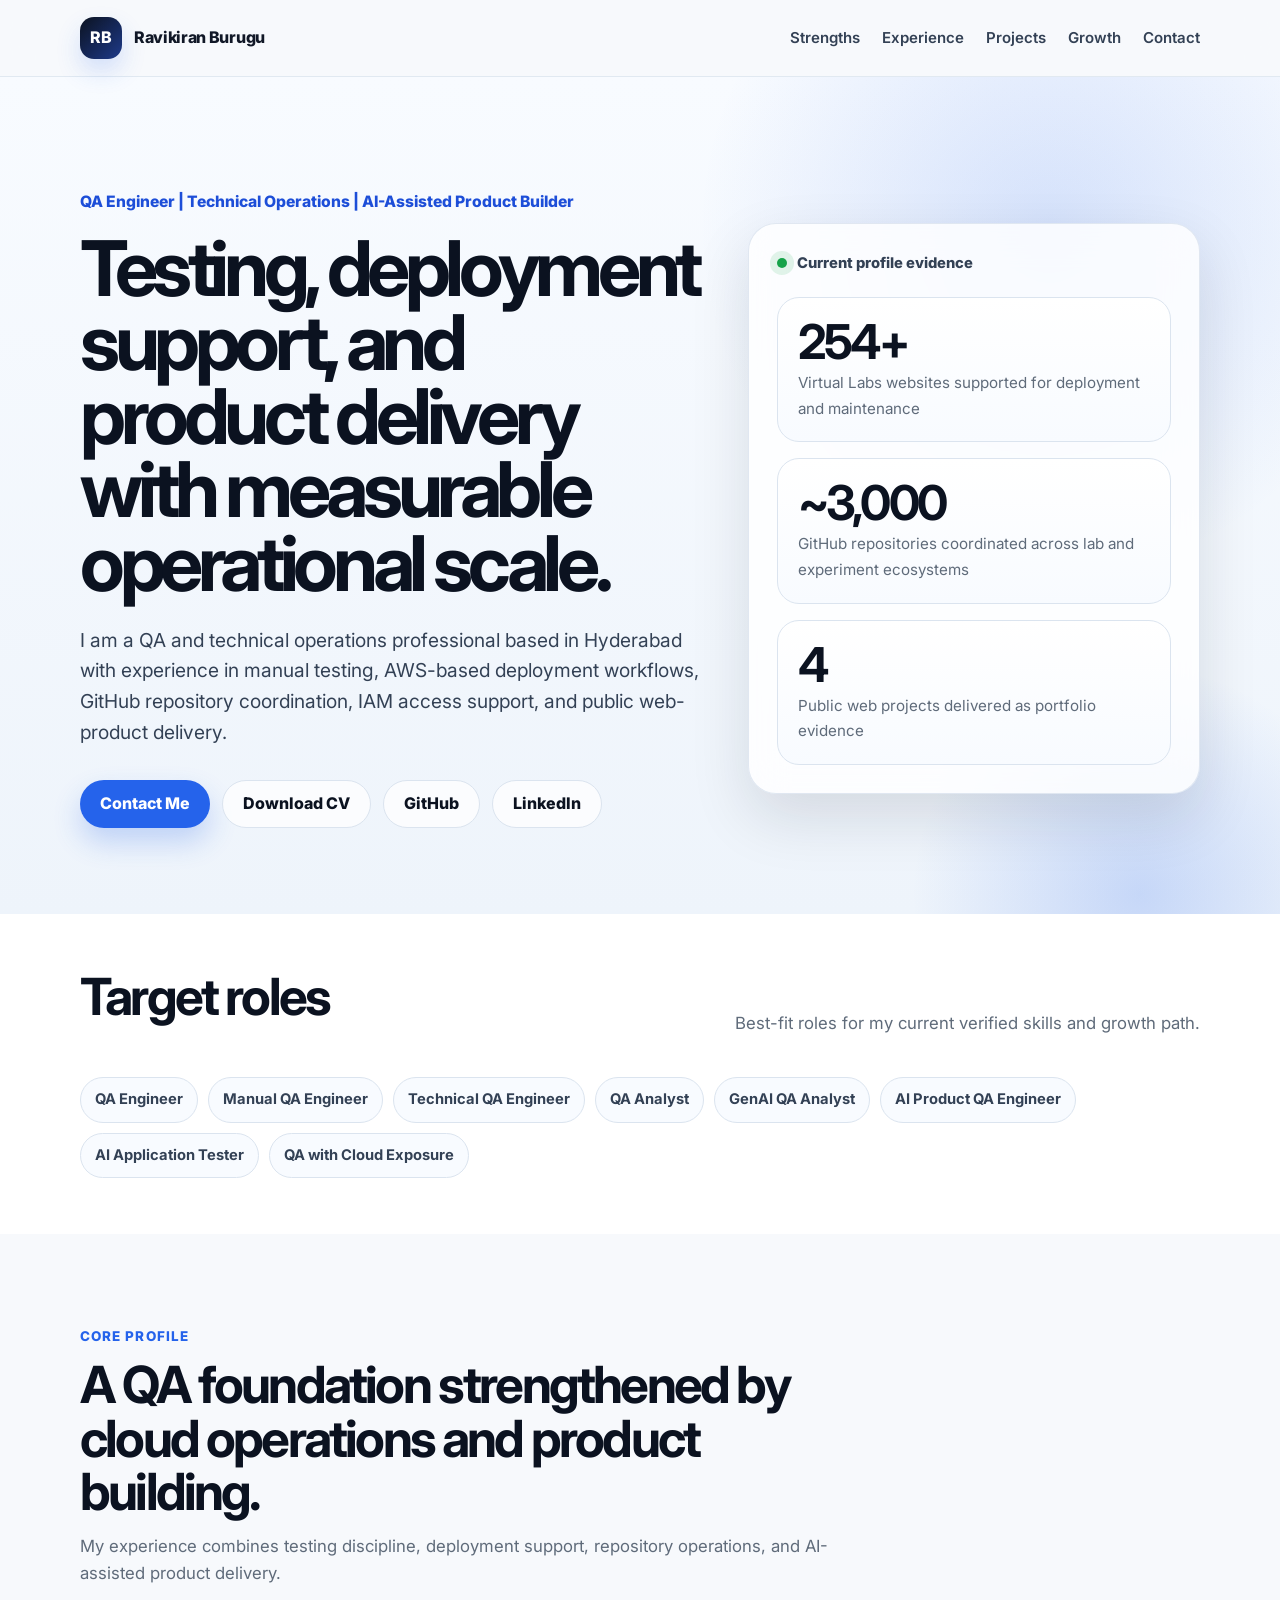
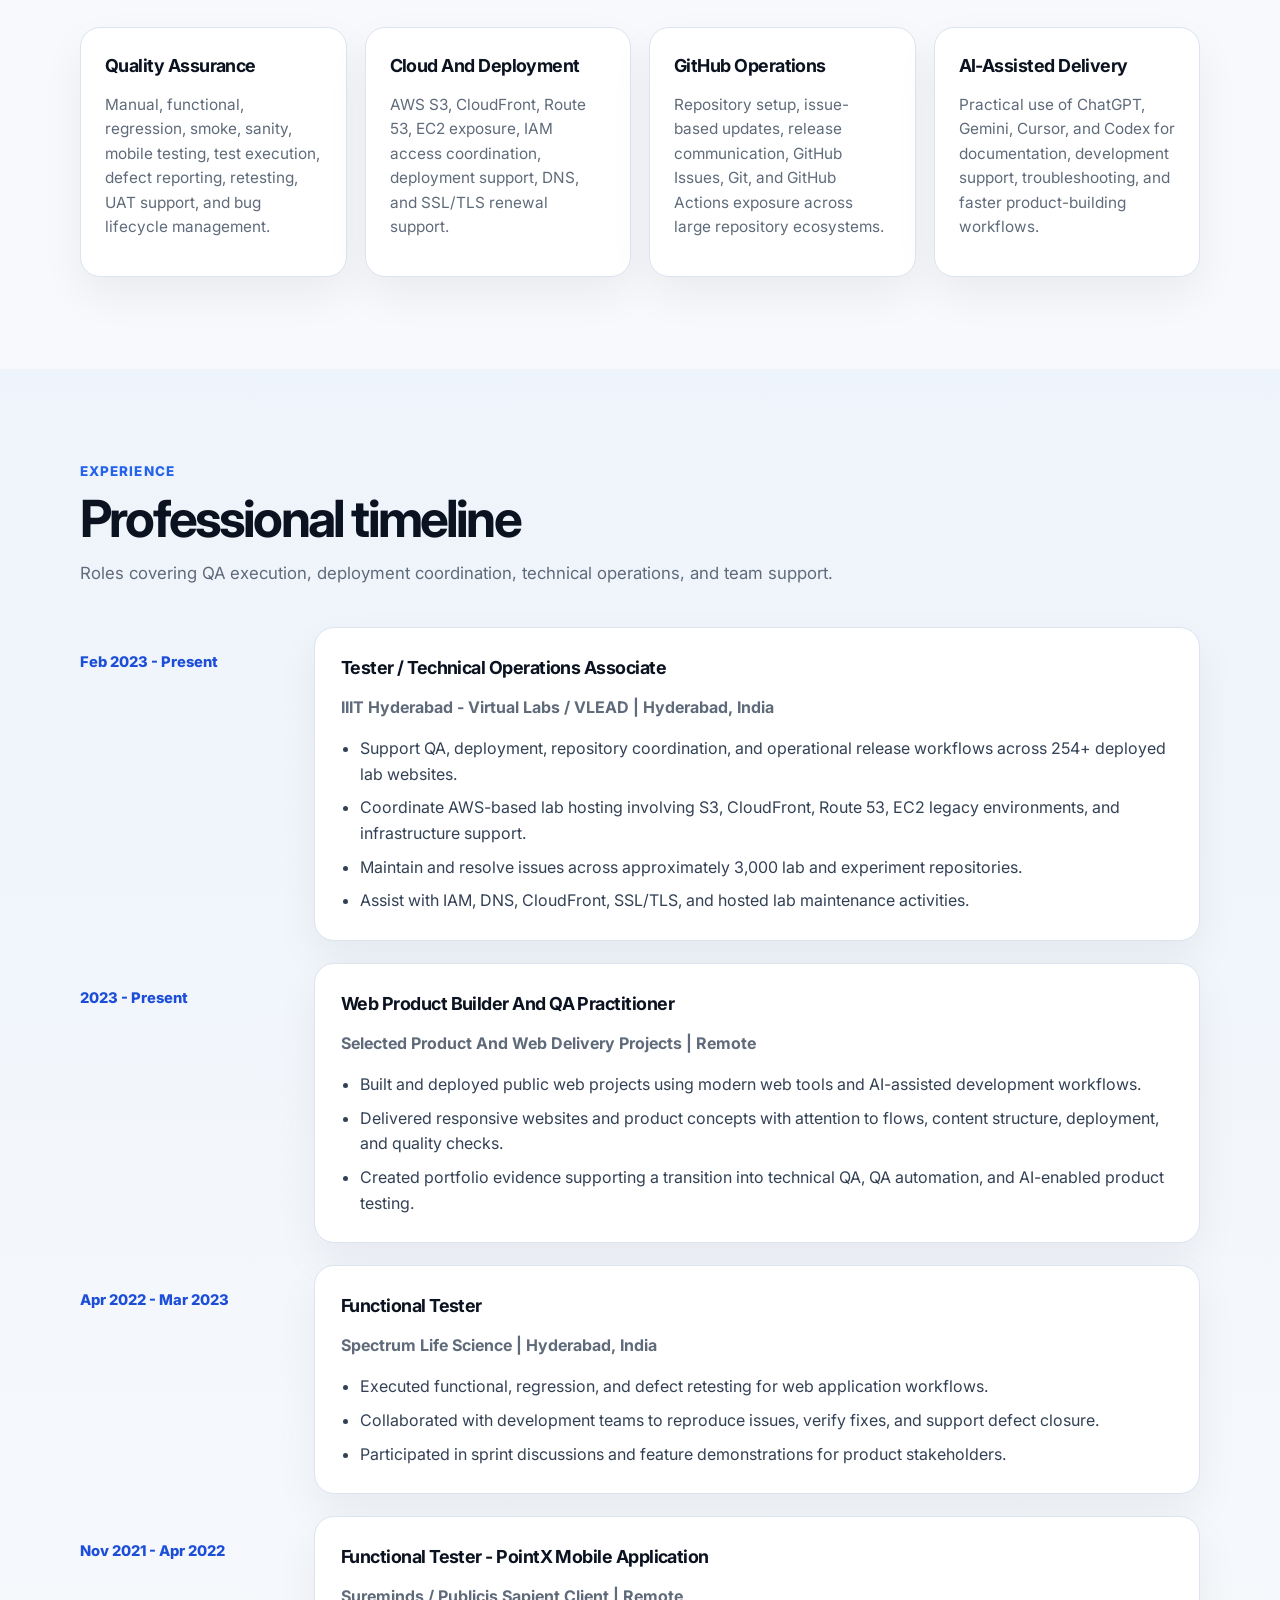
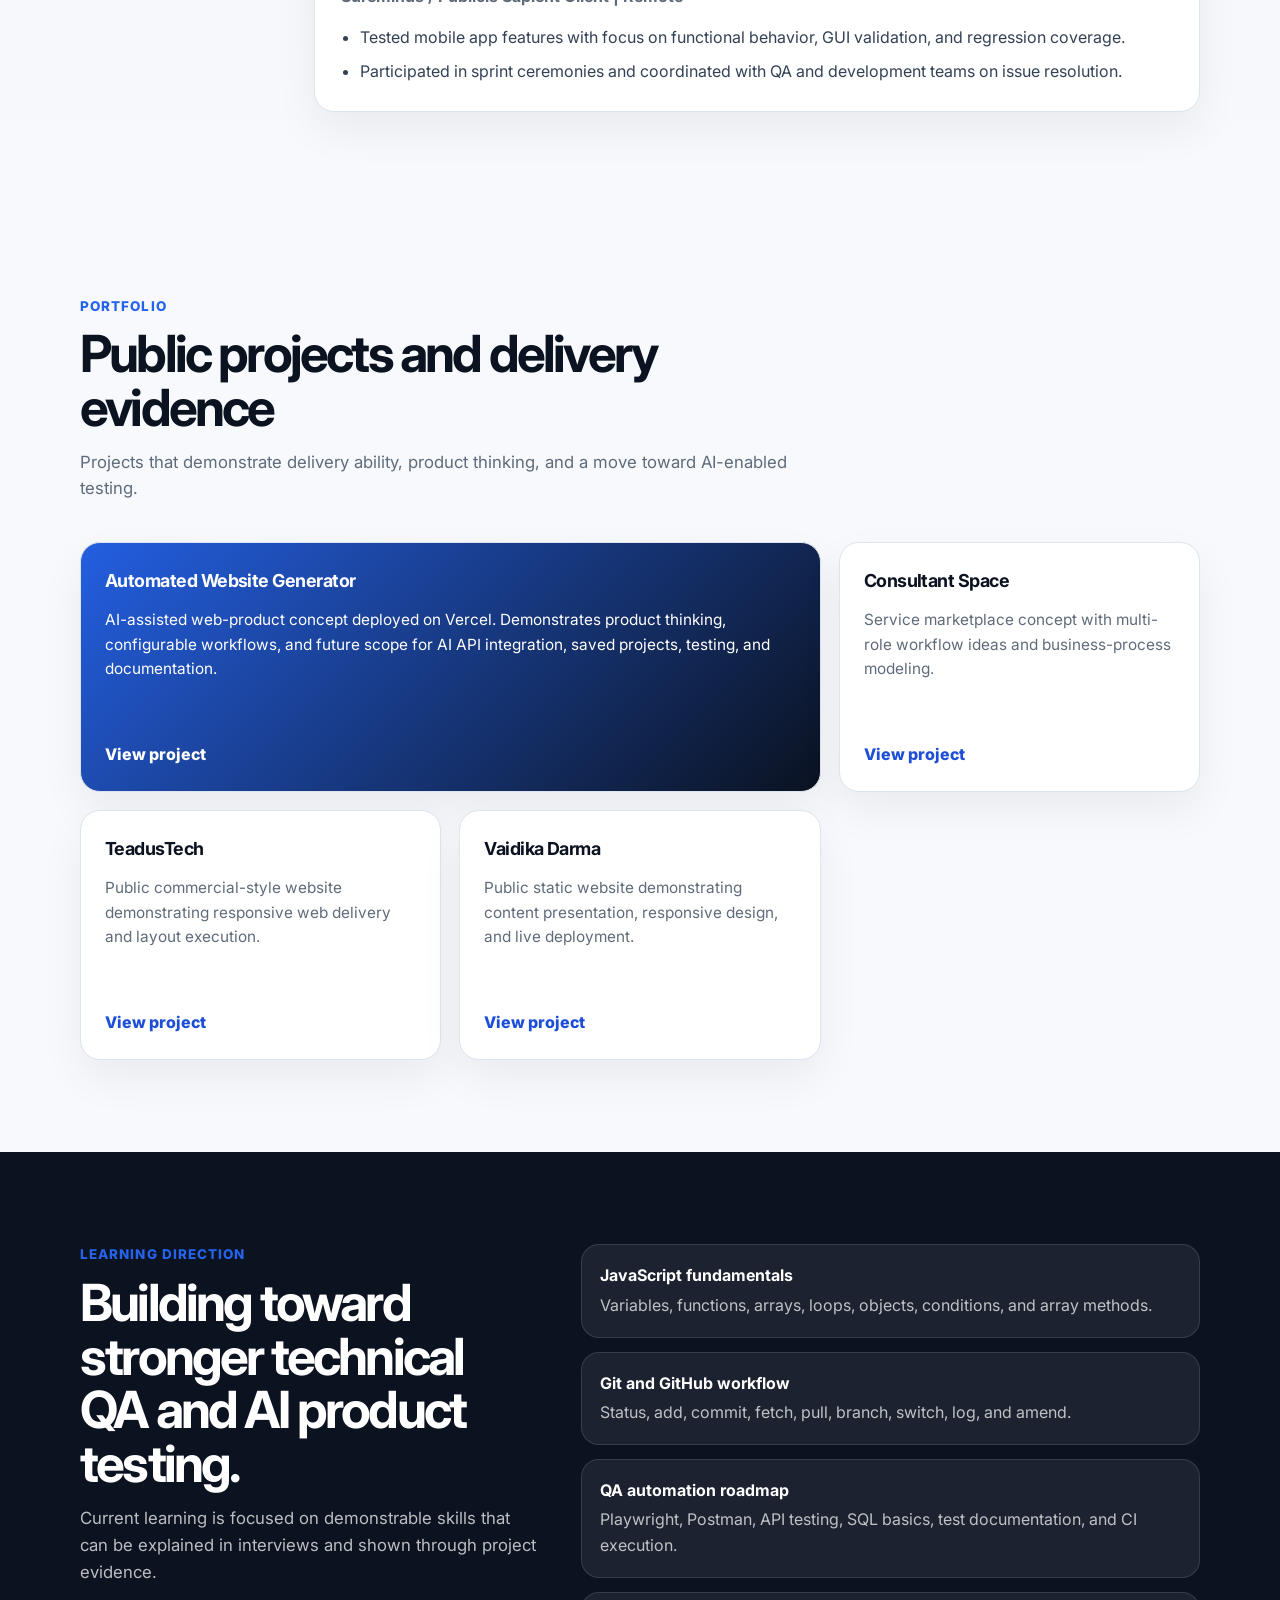
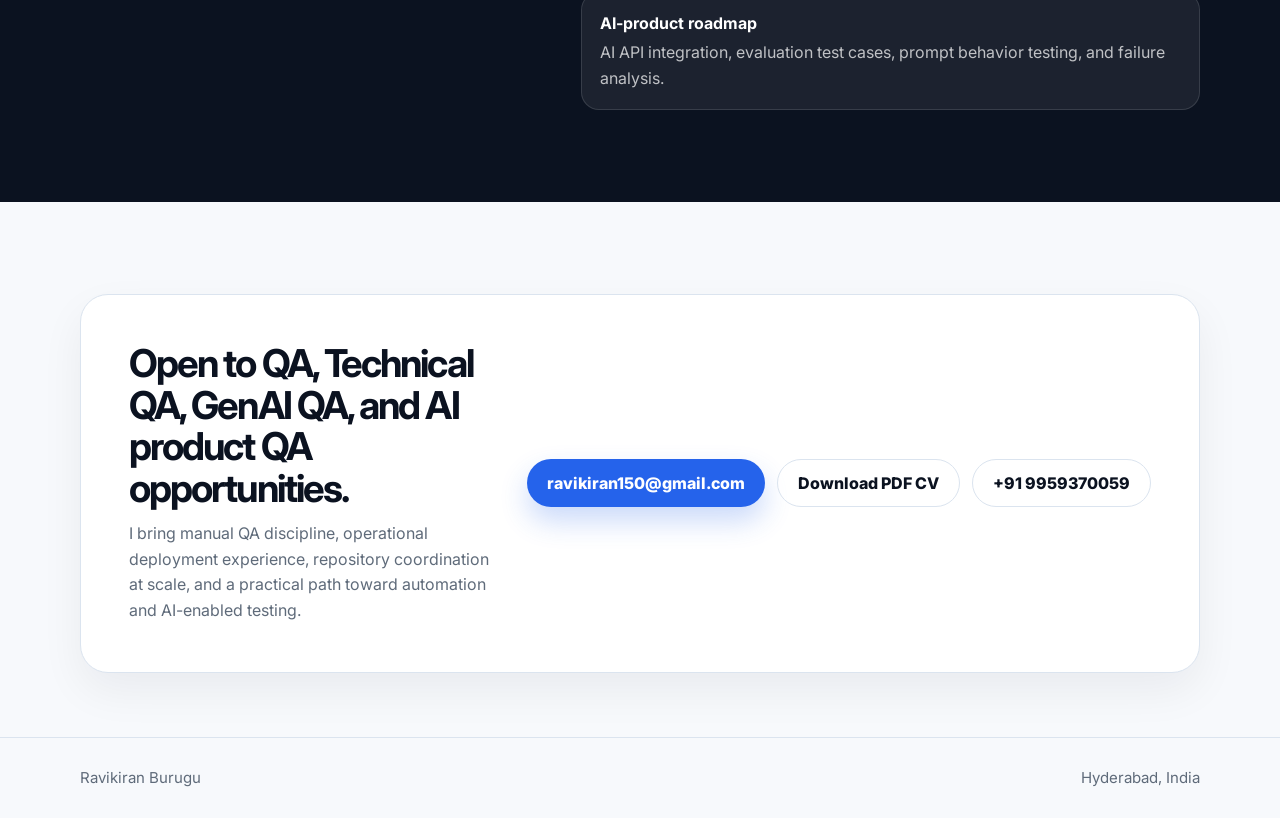
<file: index.html>
<!doctype html>
<html lang="en">
  <head>
    <meta charset="utf-8" />
    <meta name="viewport" content="width=device-width, initial-scale=1" />
    <meta
      name="description"
      content="Ravikiran Burugu - QA Engineer, Technical Operations professional, and AI-assisted product builder based in Hyderabad, India."
    />
    <title>Ravikiran Burugu | QA Engineer & Technical Operations</title>
    <link rel="preconnect" href="https://fonts.googleapis.com" />
    <link rel="preconnect" href="https://fonts.gstatic.com" crossorigin />
    <link
      href="https://fonts.googleapis.com/css2?family=Inter:wght@400;500;600;700;800&display=swap"
      rel="stylesheet"
    />
    <link rel="stylesheet" href="styles.css" />
  </head>
  <body>
    <a class="skip-link" href="#main">Skip to content</a>

    <header class="site-header" data-header>
      <nav class="nav shell" aria-label="Primary navigation">
        <a class="brand" href="#top" aria-label="Ravikiran Burugu home">
          <span class="brand-mark">RB</span>
          <span>Ravikiran Burugu</span>
        </a>

        <button class="nav-toggle" type="button" aria-expanded="false" aria-controls="nav-links">
          <span class="sr-only">Toggle navigation</span>
          <span></span>
          <span></span>
          <span></span>
        </button>

        <div class="nav-links" id="nav-links">
          <a href="#strengths">Strengths</a>
          <a href="#experience">Experience</a>
          <a href="#projects">Projects</a>
          <a href="#growth">Growth</a>
          <a href="#contact">Contact</a>
        </div>
      </nav>
    </header>

    <main id="main">
      <section class="hero section" id="top">
        <div class="hero-bg" aria-hidden="true"></div>
        <div class="shell hero-grid">
          <div class="hero-copy">
            <p class="role-line">QA Engineer | Technical Operations | AI-Assisted Product Builder</p>
            <h1>Testing, deployment support, and product delivery with measurable operational scale.</h1>
            <p class="hero-summary">
              I am a QA and technical operations professional based in Hyderabad with experience in
              manual testing, AWS-based deployment workflows, GitHub repository coordination, IAM
              access support, and public web-product delivery.
            </p>
            <div class="hero-actions" aria-label="Profile links">
              <a class="button primary" href="mailto:ravikiran150@gmail.com">Contact Me</a>
              <a class="button secondary" href="assets/Ravikiran_Burugu_CV.pdf" download>Download CV</a>
              <a class="button secondary" href="https://github.com/ravikiran2020" target="_blank" rel="noreferrer">
                GitHub
              </a>
              <a
                class="button secondary"
                href="https://www.linkedin.com/in/ravi-kiran-burugu-b92b86220/"
                target="_blank"
                rel="noreferrer"
              >
                LinkedIn
              </a>
            </div>
          </div>

          <aside class="impact-card" aria-label="Career impact metrics">
            <div class="impact-card-header">
              <span class="status-dot"></span>
              <span>Current profile evidence</span>
            </div>
            <div class="metric-list">
              <div class="metric">
                <strong>254+</strong>
                <span>Virtual Labs websites supported for deployment and maintenance</span>
              </div>
              <div class="metric">
                <strong>~3,000</strong>
                <span>GitHub repositories coordinated across lab and experiment ecosystems</span>
              </div>
              <div class="metric">
                <strong>4</strong>
                <span>Public web projects delivered as portfolio evidence</span>
              </div>
            </div>
          </aside>
        </div>
      </section>

      <section class="section target-strip" aria-labelledby="target-heading">
        <div class="shell">
          <div class="section-heading compact">
            <h2 id="target-heading">Target roles</h2>
            <p>Best-fit roles for my current verified skills and growth path.</p>
          </div>
          <div class="role-tags">
            <span>QA Engineer</span>
            <span>Manual QA Engineer</span>
            <span>Technical QA Engineer</span>
            <span>QA Analyst</span>
            <span>GenAI QA Analyst</span>
            <span>AI Product QA Engineer</span>
            <span>AI Application Tester</span>
            <span>QA with Cloud Exposure</span>
          </div>
        </div>
      </section>

      <section class="section" id="strengths" aria-labelledby="strengths-heading">
        <div class="shell">
          <div class="section-heading">
            <span>Core profile</span>
            <h2 id="strengths-heading">A QA foundation strengthened by cloud operations and product building.</h2>
            <p>
              My experience combines testing discipline, deployment support, repository operations,
              and AI-assisted product delivery.
            </p>
          </div>

          <div class="strength-grid">
            <article class="strength-card">
              <h3>Quality Assurance</h3>
              <p>
                Manual, functional, regression, smoke, sanity, mobile testing, test execution,
                defect reporting, retesting, UAT support, and bug lifecycle management.
              </p>
            </article>
            <article class="strength-card">
              <h3>Cloud And Deployment</h3>
              <p>
                AWS S3, CloudFront, Route 53, EC2 exposure, IAM access coordination, deployment
                support, DNS, and SSL/TLS renewal support.
              </p>
            </article>
            <article class="strength-card">
              <h3>GitHub Operations</h3>
              <p>
                Repository setup, issue-based updates, release communication, GitHub Issues, Git,
                and GitHub Actions exposure across large repository ecosystems.
              </p>
            </article>
            <article class="strength-card">
              <h3>AI-Assisted Delivery</h3>
              <p>
                Practical use of ChatGPT, Gemini, Cursor, and Codex for documentation, development
                support, troubleshooting, and faster product-building workflows.
              </p>
            </article>
          </div>
        </div>
      </section>

      <section class="section experience-section" id="experience" aria-labelledby="experience-heading">
        <div class="shell">
          <div class="section-heading">
            <span>Experience</span>
            <h2 id="experience-heading">Professional timeline</h2>
            <p>Roles covering QA execution, deployment coordination, technical operations, and team support.</p>
          </div>

          <div class="timeline">
            <article class="timeline-item">
              <div class="timeline-date">Feb 2023 - Present</div>
              <div class="timeline-card">
                <h3>Tester / Technical Operations Associate</h3>
                <p class="org">IIIT Hyderabad - Virtual Labs / VLEAD | Hyderabad, India</p>
                <ul>
                  <li>Support QA, deployment, repository coordination, and operational release workflows across 254+ deployed lab websites.</li>
                  <li>Coordinate AWS-based lab hosting involving S3, CloudFront, Route 53, EC2 legacy environments, and infrastructure support.</li>
                  <li>Maintain and resolve issues across approximately 3,000 lab and experiment repositories.</li>
                  <li>Assist with IAM, DNS, CloudFront, SSL/TLS, and hosted lab maintenance activities.</li>
                </ul>
              </div>
            </article>

            <article class="timeline-item">
              <div class="timeline-date">2023 - Present</div>
              <div class="timeline-card">
                <h3>Web Product Builder And QA Practitioner</h3>
                <p class="org">Selected Product And Web Delivery Projects | Remote</p>
                <ul>
                  <li>Built and deployed public web projects using modern web tools and AI-assisted development workflows.</li>
                  <li>Delivered responsive websites and product concepts with attention to flows, content structure, deployment, and quality checks.</li>
                  <li>Created portfolio evidence supporting a transition into technical QA, QA automation, and AI-enabled product testing.</li>
                </ul>
              </div>
            </article>

            <article class="timeline-item">
              <div class="timeline-date">Apr 2022 - Mar 2023</div>
              <div class="timeline-card">
                <h3>Functional Tester</h3>
                <p class="org">Spectrum Life Science | Hyderabad, India</p>
                <ul>
                  <li>Executed functional, regression, and defect retesting for web application workflows.</li>
                  <li>Collaborated with development teams to reproduce issues, verify fixes, and support defect closure.</li>
                  <li>Participated in sprint discussions and feature demonstrations for product stakeholders.</li>
                </ul>
              </div>
            </article>

            <article class="timeline-item">
              <div class="timeline-date">Nov 2021 - Apr 2022</div>
              <div class="timeline-card">
                <h3>Functional Tester - PointX Mobile Application</h3>
                <p class="org">Sureminds / Publicis Sapient Client | Remote</p>
                <ul>
                  <li>Tested mobile app features with focus on functional behavior, GUI validation, and regression coverage.</li>
                  <li>Participated in sprint ceremonies and coordinated with QA and development teams on issue resolution.</li>
                </ul>
              </div>
            </article>
          </div>
        </div>
      </section>

      <section class="section" id="projects" aria-labelledby="projects-heading">
        <div class="shell">
          <div class="section-heading">
            <span>Portfolio</span>
            <h2 id="projects-heading">Public projects and delivery evidence</h2>
            <p>Projects that demonstrate delivery ability, product thinking, and a move toward AI-enabled testing.</p>
          </div>

          <div class="project-grid">
            <article class="project-card featured">
              <div>
                <h3>Automated Website Generator</h3>
                <p>
                  AI-assisted web-product concept deployed on Vercel. Demonstrates product
                  thinking, configurable workflows, and future scope for AI API integration,
                  saved projects, testing, and documentation.
                </p>
              </div>
              <a href="https://automated-website-generator.vercel.app" target="_blank" rel="noreferrer">
                View project
              </a>
            </article>
            <article class="project-card">
              <div>
                <h3>Consultant Space</h3>
                <p>Service marketplace concept with multi-role workflow ideas and business-process modeling.</p>
              </div>
              <a href="https://consultantspace.com" target="_blank" rel="noreferrer">View project</a>
            </article>
            <article class="project-card">
              <div>
                <h3>TeadusTech</h3>
                <p>Public commercial-style website demonstrating responsive web delivery and layout execution.</p>
              </div>
              <a href="https://teadustech.com" target="_blank" rel="noreferrer">View project</a>
            </article>
            <article class="project-card">
              <div>
                <h3>Vaidika Darma</h3>
                <p>Public static website demonstrating content presentation, responsive design, and live deployment.</p>
              </div>
              <a href="https://vaidikadarma.com" target="_blank" rel="noreferrer">View project</a>
            </article>
          </div>
        </div>
      </section>

      <section class="section growth-section" id="growth" aria-labelledby="growth-heading">
        <div class="shell growth-grid">
          <div class="section-heading left">
            <span>Learning direction</span>
            <h2 id="growth-heading">Building toward stronger technical QA and AI product testing.</h2>
            <p>
              Current learning is focused on demonstrable skills that can be explained in interviews
              and shown through project evidence.
            </p>
          </div>

          <div class="growth-list">
            <div class="growth-item">
              <strong>JavaScript fundamentals</strong>
              <span>Variables, functions, arrays, loops, objects, conditions, and array methods.</span>
            </div>
            <div class="growth-item">
              <strong>Git and GitHub workflow</strong>
              <span>Status, add, commit, fetch, pull, branch, switch, log, and amend.</span>
            </div>
            <div class="growth-item">
              <strong>QA automation roadmap</strong>
              <span>Playwright, Postman, API testing, SQL basics, test documentation, and CI execution.</span>
            </div>
            <div class="growth-item">
              <strong>AI-product roadmap</strong>
              <span>AI API integration, evaluation test cases, prompt behavior testing, and failure analysis.</span>
            </div>
          </div>
        </div>
      </section>

      <section class="section contact-section" id="contact" aria-labelledby="contact-heading">
        <div class="shell contact-card">
          <div>
            <h2 id="contact-heading">Open to QA, Technical QA, GenAI QA, and AI product QA opportunities.</h2>
            <p>
              I bring manual QA discipline, operational deployment experience, repository coordination
              at scale, and a practical path toward automation and AI-enabled testing.
            </p>
          </div>
          <div class="contact-actions">
            <a class="button primary" href="mailto:ravikiran150@gmail.com">ravikiran150@gmail.com</a>
            <a class="button secondary" href="assets/Ravikiran_Burugu_CV.pdf" download>Download PDF CV</a>
            <a class="button secondary" href="tel:+919959370059">+91 9959370059</a>
          </div>
        </div>
      </section>
    </main>

    <footer class="footer">
      <div class="shell footer-inner">
        <span>Ravikiran Burugu</span>
        <span>Hyderabad, India</span>
      </div>
    </footer>

    <script src="script.js"></script>
  </body>
</html>
</file>
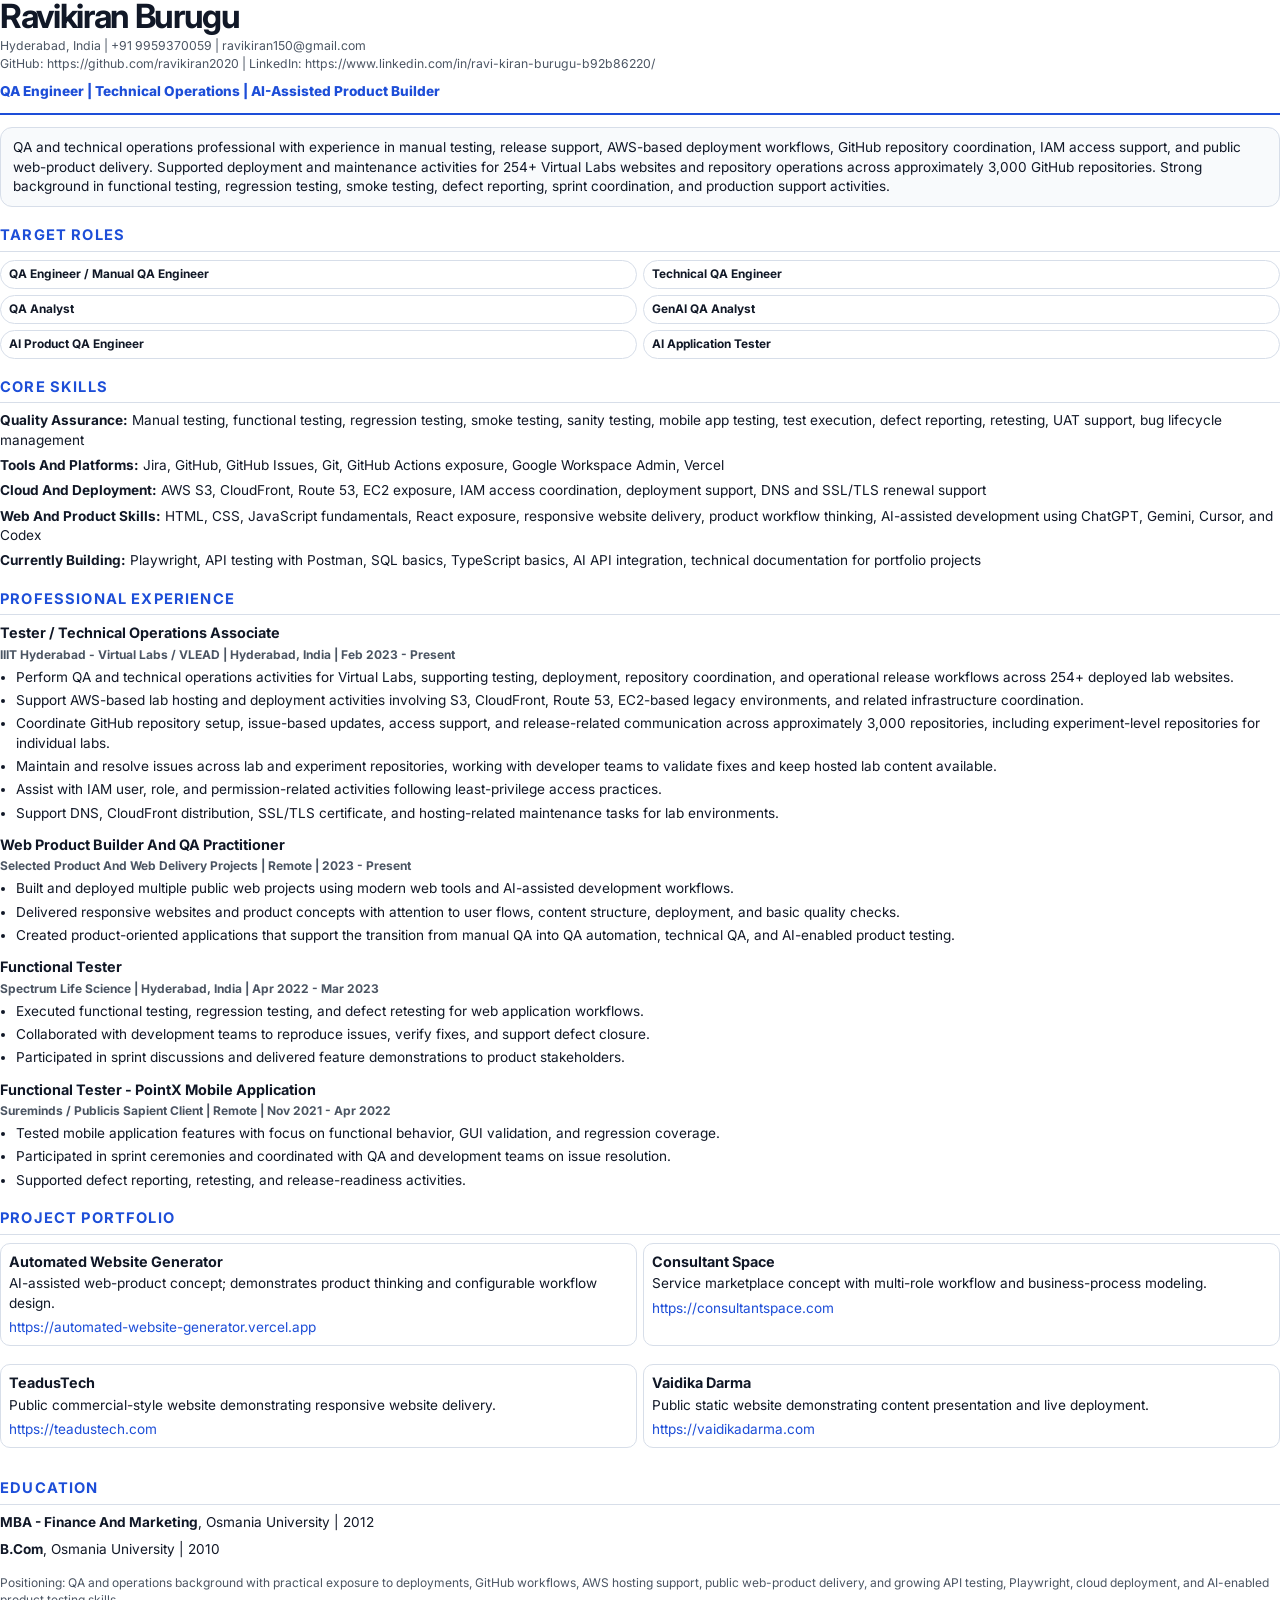
<file: cv.html>
<!doctype html>
<html lang="en">
  <head>
    <meta charset="utf-8" />
    <meta name="viewport" content="width=device-width, initial-scale=1" />
    <title>Ravikiran Burugu CV</title>
    <link rel="preconnect" href="https://fonts.googleapis.com" />
    <link rel="preconnect" href="https://fonts.gstatic.com" crossorigin />
    <link
      href="https://fonts.googleapis.com/css2?family=Inter:wght@400;500;600;700;800&display=swap"
      rel="stylesheet"
    />
    <style>
      @page {
        size: A4;
        margin: 16mm 14mm;
      }

      :root {
        --text: #111827;
        --muted: #4b5563;
        --line: #d7dee9;
        --accent: #1d4ed8;
        --surface: #f8fafc;
      }

      * {
        box-sizing: border-box;
      }

      body {
        margin: 0;
        color: var(--text);
        font-family: Inter, Arial, sans-serif;
        font-size: 10.2pt;
        line-height: 1.42;
      }

      a {
        color: var(--accent);
        text-decoration: none;
      }

      h1,
      h2,
      h3,
      p {
        margin-top: 0;
      }

      h1 {
        margin-bottom: 4px;
        font-size: 25pt;
        line-height: 1;
        letter-spacing: -0.04em;
      }

      h2 {
        margin: 18px 0 8px;
        border-bottom: 1px solid var(--line);
        padding-bottom: 5px;
        color: var(--accent);
        font-size: 11pt;
        letter-spacing: 0.08em;
        text-transform: uppercase;
      }

      h3 {
        margin: 0 0 2px;
        font-size: 10.8pt;
      }

      p {
        margin-bottom: 8px;
      }

      ul {
        margin: 5px 0 0;
        padding-left: 16px;
      }

      li {
        margin-bottom: 4px;
      }

      .header {
        border-bottom: 2px solid var(--accent);
        padding-bottom: 12px;
      }

      .contact {
        color: var(--muted);
        font-size: 9.2pt;
      }

      .title {
        margin: 10px 0 0;
        color: var(--accent);
        font-weight: 800;
      }

      .summary-box {
        margin-top: 12px;
        border: 1px solid var(--line);
        border-radius: 12px;
        background: var(--surface);
        padding: 10px 12px;
      }

      .target-list,
      .skill-list,
      .project-list {
        display: grid;
        gap: 6px;
      }

      .target-list {
        grid-template-columns: repeat(2, 1fr);
      }

      .tag {
        border: 1px solid var(--line);
        border-radius: 999px;
        padding: 5px 8px;
        font-size: 8.9pt;
        font-weight: 700;
      }

      .skill-row strong {
        color: var(--text);
      }

      .experience-item,
      .project-item {
        margin-bottom: 12px;
        break-inside: avoid;
      }

      .meta {
        color: var(--muted);
        font-size: 9pt;
        font-weight: 700;
      }

      .project-list {
        grid-template-columns: repeat(2, 1fr);
      }

      .project-item {
        border: 1px solid var(--line);
        border-radius: 10px;
        padding: 8px;
      }

      .project-item p {
        margin-bottom: 5px;
      }

      .footer-note {
        margin-top: 14px;
        color: var(--muted);
        font-size: 9pt;
      }
    </style>
  </head>
  <body>
    <header class="header">
      <h1>Ravikiran Burugu</h1>
      <div class="contact">
        Hyderabad, India | +91 9959370059 | ravikiran150@gmail.com<br />
        GitHub: https://github.com/ravikiran2020 | LinkedIn:
        https://www.linkedin.com/in/ravi-kiran-burugu-b92b86220/
      </div>
      <p class="title">QA Engineer | Technical Operations | AI-Assisted Product Builder</p>
    </header>

    <section class="summary-box">
      QA and technical operations professional with experience in manual testing, release support,
      AWS-based deployment workflows, GitHub repository coordination, IAM access support, and public
      web-product delivery. Supported deployment and maintenance activities for 254+ Virtual Labs
      websites and repository operations across approximately 3,000 GitHub repositories. Strong
      background in functional testing, regression testing, smoke testing, defect reporting, sprint
      coordination, and production support activities.
    </section>

    <section>
      <h2>Target Roles</h2>
      <div class="target-list">
        <div class="tag">QA Engineer / Manual QA Engineer</div>
        <div class="tag">Technical QA Engineer</div>
        <div class="tag">QA Analyst</div>
        <div class="tag">GenAI QA Analyst</div>
        <div class="tag">AI Product QA Engineer</div>
        <div class="tag">AI Application Tester</div>
      </div>
    </section>

    <section>
      <h2>Core Skills</h2>
      <div class="skill-list">
        <div class="skill-row">
          <strong>Quality Assurance:</strong> Manual testing, functional testing, regression testing,
          smoke testing, sanity testing, mobile app testing, test execution, defect reporting,
          retesting, UAT support, bug lifecycle management
        </div>
        <div class="skill-row">
          <strong>Tools And Platforms:</strong> Jira, GitHub, GitHub Issues, Git, GitHub Actions
          exposure, Google Workspace Admin, Vercel
        </div>
        <div class="skill-row">
          <strong>Cloud And Deployment:</strong> AWS S3, CloudFront, Route 53, EC2 exposure, IAM
          access coordination, deployment support, DNS and SSL/TLS renewal support
        </div>
        <div class="skill-row">
          <strong>Web And Product Skills:</strong> HTML, CSS, JavaScript fundamentals, React exposure,
          responsive website delivery, product workflow thinking, AI-assisted development using
          ChatGPT, Gemini, Cursor, and Codex
        </div>
        <div class="skill-row">
          <strong>Currently Building:</strong> Playwright, API testing with Postman, SQL basics,
          TypeScript basics, AI API integration, technical documentation for portfolio projects
        </div>
      </div>
    </section>

    <section>
      <h2>Professional Experience</h2>

      <article class="experience-item">
        <h3>Tester / Technical Operations Associate</h3>
        <div class="meta">IIIT Hyderabad - Virtual Labs / VLEAD | Hyderabad, India | Feb 2023 - Present</div>
        <ul>
          <li>Perform QA and technical operations activities for Virtual Labs, supporting testing, deployment, repository coordination, and operational release workflows across 254+ deployed lab websites.</li>
          <li>Support AWS-based lab hosting and deployment activities involving S3, CloudFront, Route 53, EC2-based legacy environments, and related infrastructure coordination.</li>
          <li>Coordinate GitHub repository setup, issue-based updates, access support, and release-related communication across approximately 3,000 repositories, including experiment-level repositories for individual labs.</li>
          <li>Maintain and resolve issues across lab and experiment repositories, working with developer teams to validate fixes and keep hosted lab content available.</li>
          <li>Assist with IAM user, role, and permission-related activities following least-privilege access practices.</li>
          <li>Support DNS, CloudFront distribution, SSL/TLS certificate, and hosting-related maintenance tasks for lab environments.</li>
        </ul>
      </article>

      <article class="experience-item">
        <h3>Web Product Builder And QA Practitioner</h3>
        <div class="meta">Selected Product And Web Delivery Projects | Remote | 2023 - Present</div>
        <ul>
          <li>Built and deployed multiple public web projects using modern web tools and AI-assisted development workflows.</li>
          <li>Delivered responsive websites and product concepts with attention to user flows, content structure, deployment, and basic quality checks.</li>
          <li>Created product-oriented applications that support the transition from manual QA into QA automation, technical QA, and AI-enabled product testing.</li>
        </ul>
      </article>

      <article class="experience-item">
        <h3>Functional Tester</h3>
        <div class="meta">Spectrum Life Science | Hyderabad, India | Apr 2022 - Mar 2023</div>
        <ul>
          <li>Executed functional testing, regression testing, and defect retesting for web application workflows.</li>
          <li>Collaborated with development teams to reproduce issues, verify fixes, and support defect closure.</li>
          <li>Participated in sprint discussions and delivered feature demonstrations to product stakeholders.</li>
        </ul>
      </article>

      <article class="experience-item">
        <h3>Functional Tester - PointX Mobile Application</h3>
        <div class="meta">Sureminds / Publicis Sapient Client | Remote | Nov 2021 - Apr 2022</div>
        <ul>
          <li>Tested mobile application features with focus on functional behavior, GUI validation, and regression coverage.</li>
          <li>Participated in sprint ceremonies and coordinated with QA and development teams on issue resolution.</li>
          <li>Supported defect reporting, retesting, and release-readiness activities.</li>
        </ul>
      </article>
    </section>

    <section>
      <h2>Project Portfolio</h2>
      <div class="project-list">
        <article class="project-item">
          <h3>Automated Website Generator</h3>
          <p>AI-assisted web-product concept; demonstrates product thinking and configurable workflow design.</p>
          <a href="https://automated-website-generator.vercel.app">https://automated-website-generator.vercel.app</a>
        </article>
        <article class="project-item">
          <h3>Consultant Space</h3>
          <p>Service marketplace concept with multi-role workflow and business-process modeling.</p>
          <a href="https://consultantspace.com">https://consultantspace.com</a>
        </article>
        <article class="project-item">
          <h3>TeadusTech</h3>
          <p>Public commercial-style website demonstrating responsive website delivery.</p>
          <a href="https://teadustech.com">https://teadustech.com</a>
        </article>
        <article class="project-item">
          <h3>Vaidika Darma</h3>
          <p>Public static website demonstrating content presentation and live deployment.</p>
          <a href="https://vaidikadarma.com">https://vaidikadarma.com</a>
        </article>
      </div>
    </section>

    <section>
      <h2>Education</h2>
      <p><strong>MBA - Finance And Marketing</strong>, Osmania University | 2012</p>
      <p><strong>B.Com</strong>, Osmania University | 2010</p>
    </section>

    <p class="footer-note">
      Positioning: QA and operations background with practical exposure to deployments, GitHub
      workflows, AWS hosting support, public web-product delivery, and growing API testing,
      Playwright, cloud deployment, and AI-enabled product testing skills.
    </p>
  </body>
</html>
</file>
<file: styles.css>
:root {
  --bg: #f7f9fc;
  --bg-soft: #eef4fb;
  --surface: #ffffff;
  --surface-strong: #0b1220;
  --text: #111827;
  --muted: #5f6b7a;
  --muted-strong: #334155;
  --line: #dbe4ef;
  --accent: #2563eb;
  --accent-strong: #1d4ed8;
  --accent-soft: #dbeafe;
  --green: #16a34a;
  --shadow: 0 24px 60px rgba(15, 23, 42, 0.12);
  --radius-lg: 28px;
  --radius-md: 20px;
  --radius-sm: 14px;
  --shell: 1120px;
}

* {
  box-sizing: border-box;
}

html {
  scroll-behavior: smooth;
}

body {
  margin: 0;
  background: var(--bg);
  color: var(--text);
  font-family: Inter, system-ui, -apple-system, BlinkMacSystemFont, "Segoe UI", sans-serif;
  line-height: 1.6;
}

a {
  color: inherit;
}

.skip-link {
  position: absolute;
  top: 12px;
  left: 12px;
  z-index: 20;
  transform: translateY(-140%);
  background: var(--surface-strong);
  color: #fff;
  padding: 10px 14px;
  border-radius: 10px;
  text-decoration: none;
}

.skip-link:focus {
  transform: translateY(0);
}

.sr-only {
  position: absolute;
  width: 1px;
  height: 1px;
  padding: 0;
  margin: -1px;
  overflow: hidden;
  clip: rect(0, 0, 0, 0);
  white-space: nowrap;
  border: 0;
}

.shell {
  width: min(100% - 40px, var(--shell));
  margin-inline: auto;
}

.site-header {
  position: sticky;
  top: 0;
  z-index: 10;
  border-bottom: 1px solid rgba(219, 228, 239, 0.78);
  background: rgba(247, 249, 252, 0.82);
  backdrop-filter: blur(16px);
}

.nav {
  min-height: 76px;
  display: flex;
  align-items: center;
  justify-content: space-between;
  gap: 24px;
}

.brand {
  display: inline-flex;
  align-items: center;
  gap: 12px;
  color: var(--text);
  font-weight: 800;
  text-decoration: none;
  letter-spacing: -0.02em;
}

.brand-mark {
  display: grid;
  width: 42px;
  height: 42px;
  place-items: center;
  border-radius: 14px;
  background: linear-gradient(135deg, var(--surface-strong), #1e3a8a);
  color: #fff;
  box-shadow: 0 12px 24px rgba(37, 99, 235, 0.18);
}

.nav-links {
  display: flex;
  align-items: center;
  gap: 22px;
  color: var(--muted-strong);
  font-size: 0.94rem;
  font-weight: 600;
}

.nav-links a {
  text-decoration: none;
}

.nav-links a:hover,
.nav-links a:focus-visible {
  color: var(--accent);
}

.nav-toggle {
  display: none;
  width: 42px;
  height: 42px;
  border: 1px solid var(--line);
  border-radius: 12px;
  background: var(--surface);
  cursor: pointer;
}

.nav-toggle span:not(.sr-only) {
  display: block;
  width: 18px;
  height: 2px;
  margin: 4px auto;
  background: var(--text);
  border-radius: 999px;
}

.section {
  padding: 92px 0;
}

.hero {
  position: relative;
  overflow: hidden;
  padding: 112px 0 86px;
  background:
    radial-gradient(circle at 82% 18%, rgba(37, 99, 235, 0.16), transparent 28%),
    linear-gradient(180deg, #f8fbff 0%, #eef4fb 100%);
}

.hero-bg {
  position: absolute;
  inset: auto -120px -240px auto;
  width: 520px;
  height: 520px;
  border-radius: 50%;
  background: radial-gradient(circle, rgba(37, 99, 235, 0.2), transparent 62%);
}

.hero-grid {
  position: relative;
  display: grid;
  grid-template-columns: minmax(0, 1.16fr) minmax(320px, 0.84fr);
  align-items: center;
  gap: 44px;
}

.role-line {
  margin: 0 0 18px;
  color: var(--accent-strong);
  font-size: 0.98rem;
  font-weight: 800;
}

h1,
h2,
h3,
p {
  margin-top: 0;
}

h1 {
  max-width: 780px;
  margin-bottom: 24px;
  color: var(--surface-strong);
  font-size: clamp(2.75rem, 6vw, 5.4rem);
  line-height: 0.96;
  letter-spacing: -0.07em;
}

.hero-summary {
  max-width: 700px;
  margin-bottom: 32px;
  color: var(--muted-strong);
  font-size: clamp(1.04rem, 2vw, 1.2rem);
}

.hero-actions,
.contact-actions {
  display: flex;
  flex-wrap: wrap;
  gap: 12px;
}

.button {
  display: inline-flex;
  min-height: 48px;
  align-items: center;
  justify-content: center;
  border-radius: 999px;
  padding: 0 20px;
  font-weight: 800;
  text-decoration: none;
  transition: transform 180ms ease, box-shadow 180ms ease, border-color 180ms ease;
}

.button:hover,
.button:focus-visible {
  transform: translateY(-2px);
}

.button.primary {
  background: var(--accent);
  color: #fff;
  box-shadow: 0 14px 28px rgba(37, 99, 235, 0.24);
}

.button.secondary {
  border: 1px solid var(--line);
  background: rgba(255, 255, 255, 0.76);
  color: var(--surface-strong);
}

.impact-card {
  border: 1px solid rgba(219, 228, 239, 0.86);
  border-radius: var(--radius-lg);
  background: rgba(255, 255, 255, 0.82);
  box-shadow: var(--shadow);
  backdrop-filter: blur(18px);
  padding: 28px;
}

.impact-card-header {
  display: flex;
  align-items: center;
  gap: 10px;
  margin-bottom: 22px;
  color: var(--muted-strong);
  font-size: 0.92rem;
  font-weight: 800;
}

.status-dot {
  width: 10px;
  height: 10px;
  border-radius: 50%;
  background: var(--green);
  box-shadow: 0 0 0 7px rgba(22, 163, 74, 0.12);
}

.metric-list {
  display: grid;
  gap: 16px;
}

.metric {
  border: 1px solid var(--line);
  border-radius: 22px;
  background: linear-gradient(180deg, #fff, #f8fbff);
  padding: 20px;
}

.metric strong {
  display: block;
  margin-bottom: 4px;
  color: var(--surface-strong);
  font-size: clamp(2rem, 4vw, 3rem);
  line-height: 1;
  letter-spacing: -0.06em;
}

.metric span {
  color: var(--muted);
  font-size: 0.95rem;
}

.target-strip {
  padding: 56px 0;
  background: var(--surface);
}

.section-heading {
  max-width: 760px;
  margin-bottom: 40px;
}

.section-heading.compact {
  display: flex;
  max-width: none;
  align-items: end;
  justify-content: space-between;
  gap: 32px;
}

.section-heading.left {
  margin-bottom: 0;
}

.section-heading span {
  display: block;
  margin-bottom: 10px;
  color: var(--accent);
  font-size: 0.84rem;
  font-weight: 800;
  letter-spacing: 0.08em;
  text-transform: uppercase;
}

.section-heading h2 {
  margin-bottom: 14px;
  color: var(--surface-strong);
  font-size: clamp(2rem, 4vw, 3.5rem);
  line-height: 1.05;
  letter-spacing: -0.055em;
}

.section-heading p {
  margin-bottom: 0;
  color: var(--muted);
  font-size: 1.05rem;
}

.role-tags {
  display: flex;
  flex-wrap: wrap;
  gap: 10px;
}

.role-tags span {
  border: 1px solid var(--line);
  border-radius: 999px;
  background: #f8fbff;
  padding: 10px 14px;
  color: var(--muted-strong);
  font-size: 0.92rem;
  font-weight: 700;
}

.strength-grid {
  display: grid;
  grid-template-columns: repeat(4, 1fr);
  gap: 18px;
}

.strength-card,
.timeline-card,
.project-card,
.growth-item,
.contact-card {
  border: 1px solid var(--line);
  background: var(--surface);
  box-shadow: 0 18px 44px rgba(15, 23, 42, 0.06);
}

.strength-card {
  min-height: 250px;
  border-radius: var(--radius-md);
  padding: 24px;
}

.strength-card h3,
.timeline-card h3,
.project-card h3 {
  margin-bottom: 12px;
  color: var(--surface-strong);
  font-size: 1.12rem;
  letter-spacing: -0.03em;
}

.strength-card p,
.project-card p {
  margin-bottom: 0;
  color: var(--muted);
  font-size: 0.96rem;
}

.experience-section {
  background: linear-gradient(180deg, #eef4fb 0%, #f7f9fc 100%);
}

.timeline {
  display: grid;
  gap: 22px;
}

.timeline-item {
  display: grid;
  grid-template-columns: 210px minmax(0, 1fr);
  gap: 24px;
}

.timeline-date {
  padding-top: 24px;
  color: var(--accent-strong);
  font-size: 0.92rem;
  font-weight: 800;
}

.timeline-card {
  border-radius: var(--radius-md);
  padding: 26px;
}

.org {
  margin-bottom: 16px;
  color: var(--muted);
  font-weight: 700;
}

ul {
  margin: 0;
  padding-left: 1.2rem;
  color: var(--muted-strong);
}

li + li {
  margin-top: 8px;
}

.project-grid {
  display: grid;
  grid-template-columns: repeat(3, 1fr);
  gap: 18px;
}

.project-card {
  display: flex;
  min-height: 250px;
  flex-direction: column;
  justify-content: space-between;
  border-radius: var(--radius-md);
  padding: 24px;
}

.project-card.featured {
  grid-column: span 2;
  background:
    linear-gradient(135deg, rgba(37, 99, 235, 0.95), rgba(11, 18, 32, 0.95)),
    var(--surface-strong);
  color: #fff;
}

.project-card.featured h3,
.project-card.featured p,
.project-card.featured a {
  color: #fff;
}

.project-card a {
  width: fit-content;
  margin-top: 22px;
  color: var(--accent-strong);
  font-weight: 800;
  text-decoration: none;
}

.project-card a:hover,
.project-card a:focus-visible {
  text-decoration: underline;
}

.growth-section {
  background: var(--surface-strong);
  color: #fff;
}

.growth-section .section-heading h2,
.growth-section .section-heading p {
  color: #fff;
}

.growth-section .section-heading p {
  color: rgba(255, 255, 255, 0.72);
}

.growth-grid {
  display: grid;
  grid-template-columns: 0.85fr 1.15fr;
  gap: 44px;
  align-items: start;
}

.growth-list {
  display: grid;
  gap: 14px;
}

.growth-item {
  border-color: rgba(255, 255, 255, 0.12);
  border-radius: 18px;
  background: rgba(255, 255, 255, 0.07);
  padding: 18px;
  box-shadow: none;
}

.growth-item strong,
.growth-item span {
  display: block;
}

.growth-item strong {
  margin-bottom: 4px;
  color: #fff;
}

.growth-item span {
  color: rgba(255, 255, 255, 0.72);
}

.contact-section {
  padding-bottom: 64px;
}

.contact-card {
  display: grid;
  grid-template-columns: minmax(0, 1fr) auto;
  align-items: center;
  gap: 32px;
  border-radius: var(--radius-lg);
  padding: clamp(28px, 5vw, 48px);
}

.contact-card h2 {
  margin-bottom: 12px;
  color: var(--surface-strong);
  font-size: clamp(1.8rem, 3vw, 2.8rem);
  line-height: 1.08;
  letter-spacing: -0.05em;
}

.contact-card p {
  max-width: 680px;
  margin-bottom: 0;
  color: var(--muted);
}

.footer {
  border-top: 1px solid var(--line);
  padding: 28px 0;
  color: var(--muted);
  font-size: 0.94rem;
}

.footer-inner {
  display: flex;
  justify-content: space-between;
  gap: 16px;
}

@media (max-width: 920px) {
  .nav-toggle {
    display: block;
  }

  .nav-links {
    position: absolute;
    inset: 76px 20px auto;
    display: none;
    flex-direction: column;
    align-items: stretch;
    border: 1px solid var(--line);
    border-radius: 18px;
    background: var(--surface);
    padding: 14px;
    box-shadow: var(--shadow);
  }

  .nav-links.is-open {
    display: flex;
  }

  .nav-links a {
    padding: 10px 8px;
  }

  .hero-grid,
  .growth-grid,
  .contact-card {
    grid-template-columns: 1fr;
  }

  .strength-grid,
  .project-grid {
    grid-template-columns: repeat(2, 1fr);
  }

  .timeline-item {
    grid-template-columns: 1fr;
    gap: 10px;
  }

  .timeline-date {
    padding-top: 0;
  }

  .contact-actions {
    justify-content: flex-start;
  }
}

@media (max-width: 640px) {
  .shell {
    width: min(100% - 28px, var(--shell));
  }

  .section {
    padding: 68px 0;
  }

  .hero {
    padding-top: 88px;
  }

  .section-heading.compact {
    display: block;
  }

  .strength-grid,
  .project-grid {
    grid-template-columns: 1fr;
  }

  .project-card.featured {
    grid-column: span 1;
  }

  .footer-inner {
    flex-direction: column;
  }
}

@media (prefers-reduced-motion: reduce) {
  *,
  *::before,
  *::after {
    scroll-behavior: auto !important;
    transition-duration: 0.01ms !important;
    animation-duration: 0.01ms !important;
    animation-iteration-count: 1 !important;
  }
}
</file>
